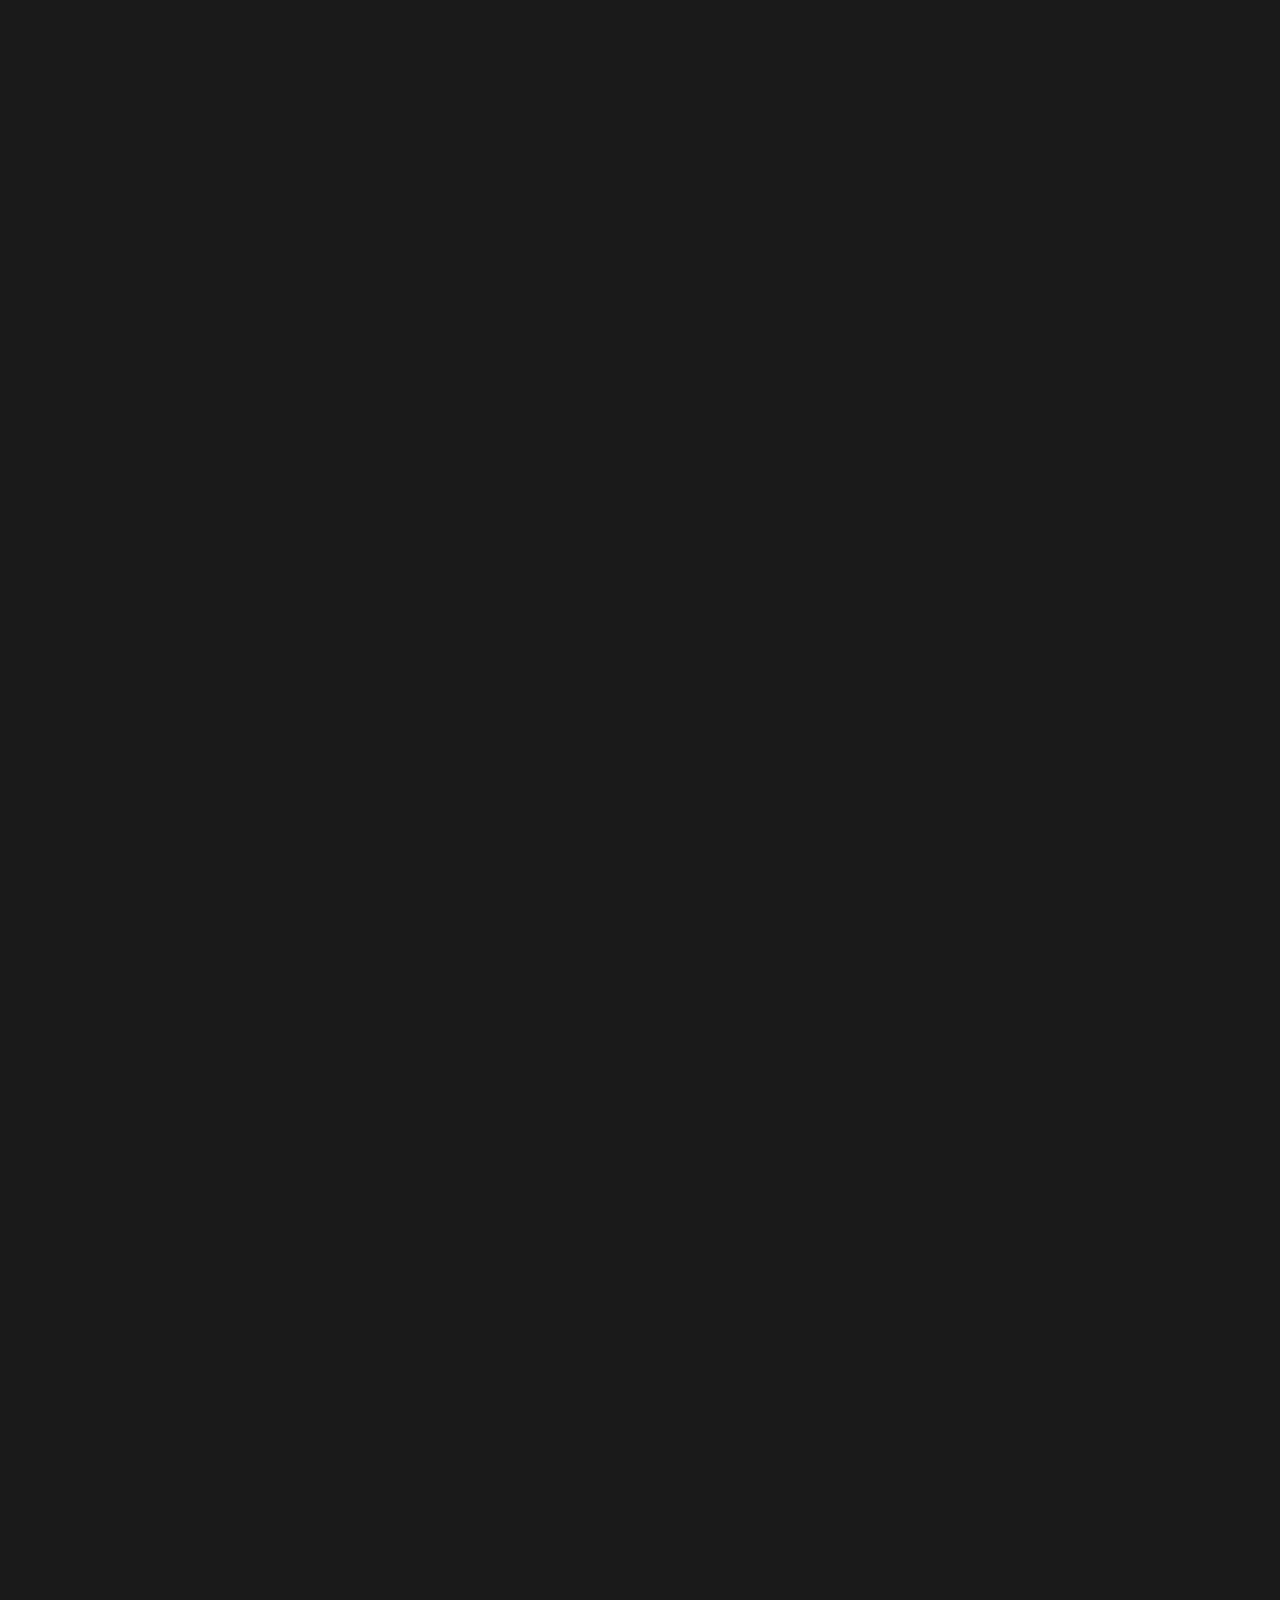
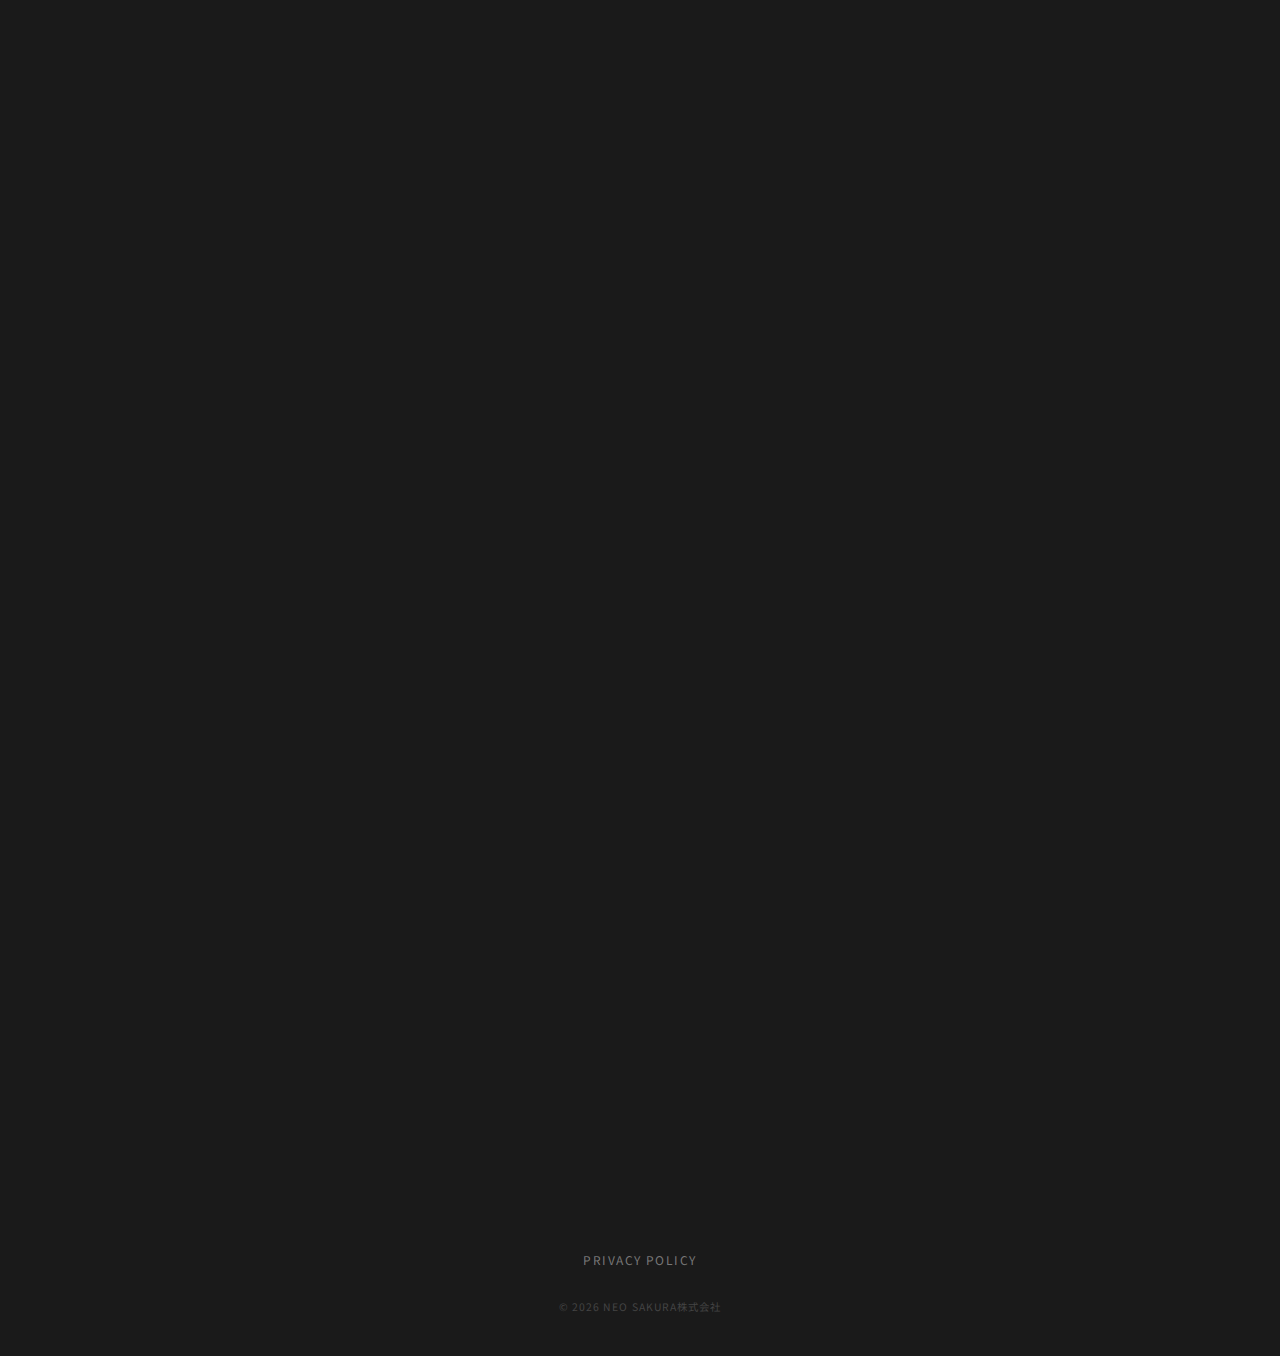
<file: index.html>
<!DOCTYPE html>
<html lang="ja">
<head>
    <meta charset="UTF-8">
    <meta name="viewport" content="width=device-width, initial-scale=1.0">
    <title>NEO SAKURA株式会社</title>
    <link rel="preconnect" href="https://fonts.googleapis.com">
    <link rel="preconnect" href="https://fonts.gstatic.com" crossorigin>
    <link href="https://fonts.googleapis.com/css2?family=Montserrat:wght@700&family=Noto+Sans+JP:wght@400;700&family=Roboto:wght@300&display=swap" rel="stylesheet">
    <link rel="stylesheet" href="style.css">
</head>
<body>

    <main>
        <section class="hero">
            <div class="hero-content">
                <h1 class="company-name">NEO SAKURA</h1>
                <p class="established">Established 2026</p>

                <div class="scroll-down">
                    <span>SCROLL</span>
                </div>
            </div>
        </section>

        <section id="news" class="section fade-in-scroll">
            <div class="container">
                <h2 class="accent-title">NEWS</h2>
                <div class="news-list">
                    <div class="news-item">
                        <span class="date">2026.02.05</span>
                        <span class="text">新規設立につき、公式ウェブサイトを公開いたしました。</span>
                    </div>
                </div>
            </div>
        </section>

        <section id="company" class="section fade-in-scroll">
            <div class="container">
                <h2 class="accent-title">COMPANY</h2>
                <table class="info-table">
                    <tbody>
                        <tr><th>名称</th><td>NEO SAKURA株式会社</td></tr>
                        <tr><th>所在地</th><td>東京都中野区本町2丁目46番1号 中野坂上サンブライトツイン14階</td></tr>
                        <tr><th>代表者</th><td>塚中 健介</td></tr>
                        <tr><th>設立</th><td>2026年1月5日</td></tr>
                        <tr><th>事業内容</th><td>ゲームソフトウェア企画、開発、販売、等</td></tr>
                        <tr><th>資本金</th><td>999万円</td></tr>
                    </tbody>
                </table>
            </div>
        </section>

        <section id="contact" class="section fade-in-scroll">
            <div class="container">
                <h2 class="accent-title">CONTACT</h2>
                <div class="contact-content">
                    <p class="contact-notice">※営業目的のお問い合わせは固くお断りいたします。</p>
                    <div class="mail-wrapper">
                    <div class="mail-wrapper">
                        <div class="mail-box">
                            <p class="mail-address">info<span>[at]</span>neo-sakura.com</p>
                            <p class="mail-note">※ [at] を @ に置き換えて送信してください</p>
                        </div>
                    </div>
                </div>
            </div>
        </section>
    </main>

    <footer>
        <nav class="footer-nav">
            <a href="privacy.html">Privacy Policy</a>
        </nav>

        <p class="copyright">&copy; 2026 NEO SAKURA株式会社</p>
    </footer>

    <script>
        const scrollIcon = document.querySelector('.scroll-down');

        window.addEventListener('scroll', () => {
            // 50px以上スクロールしたらアイコンに 'hidden' クラスをつけて消す
            if (window.scrollY > 50) {
                scrollIcon.classList.add('hidden');
            } else {
                scrollIcon.classList.remove('hidden');
            }
        });

        const observer = new IntersectionObserver((entries) => {
            entries.forEach(entry => {
                if (entry.isIntersecting) {
                    entry.target.classList.add('visible');
                }
            });
        }, { threshold: 0.1 });

        document.querySelectorAll('.fade-in-scroll').forEach(section => {
            observer.observe(section);
        });
    </script>
</body>
</html>
</file>
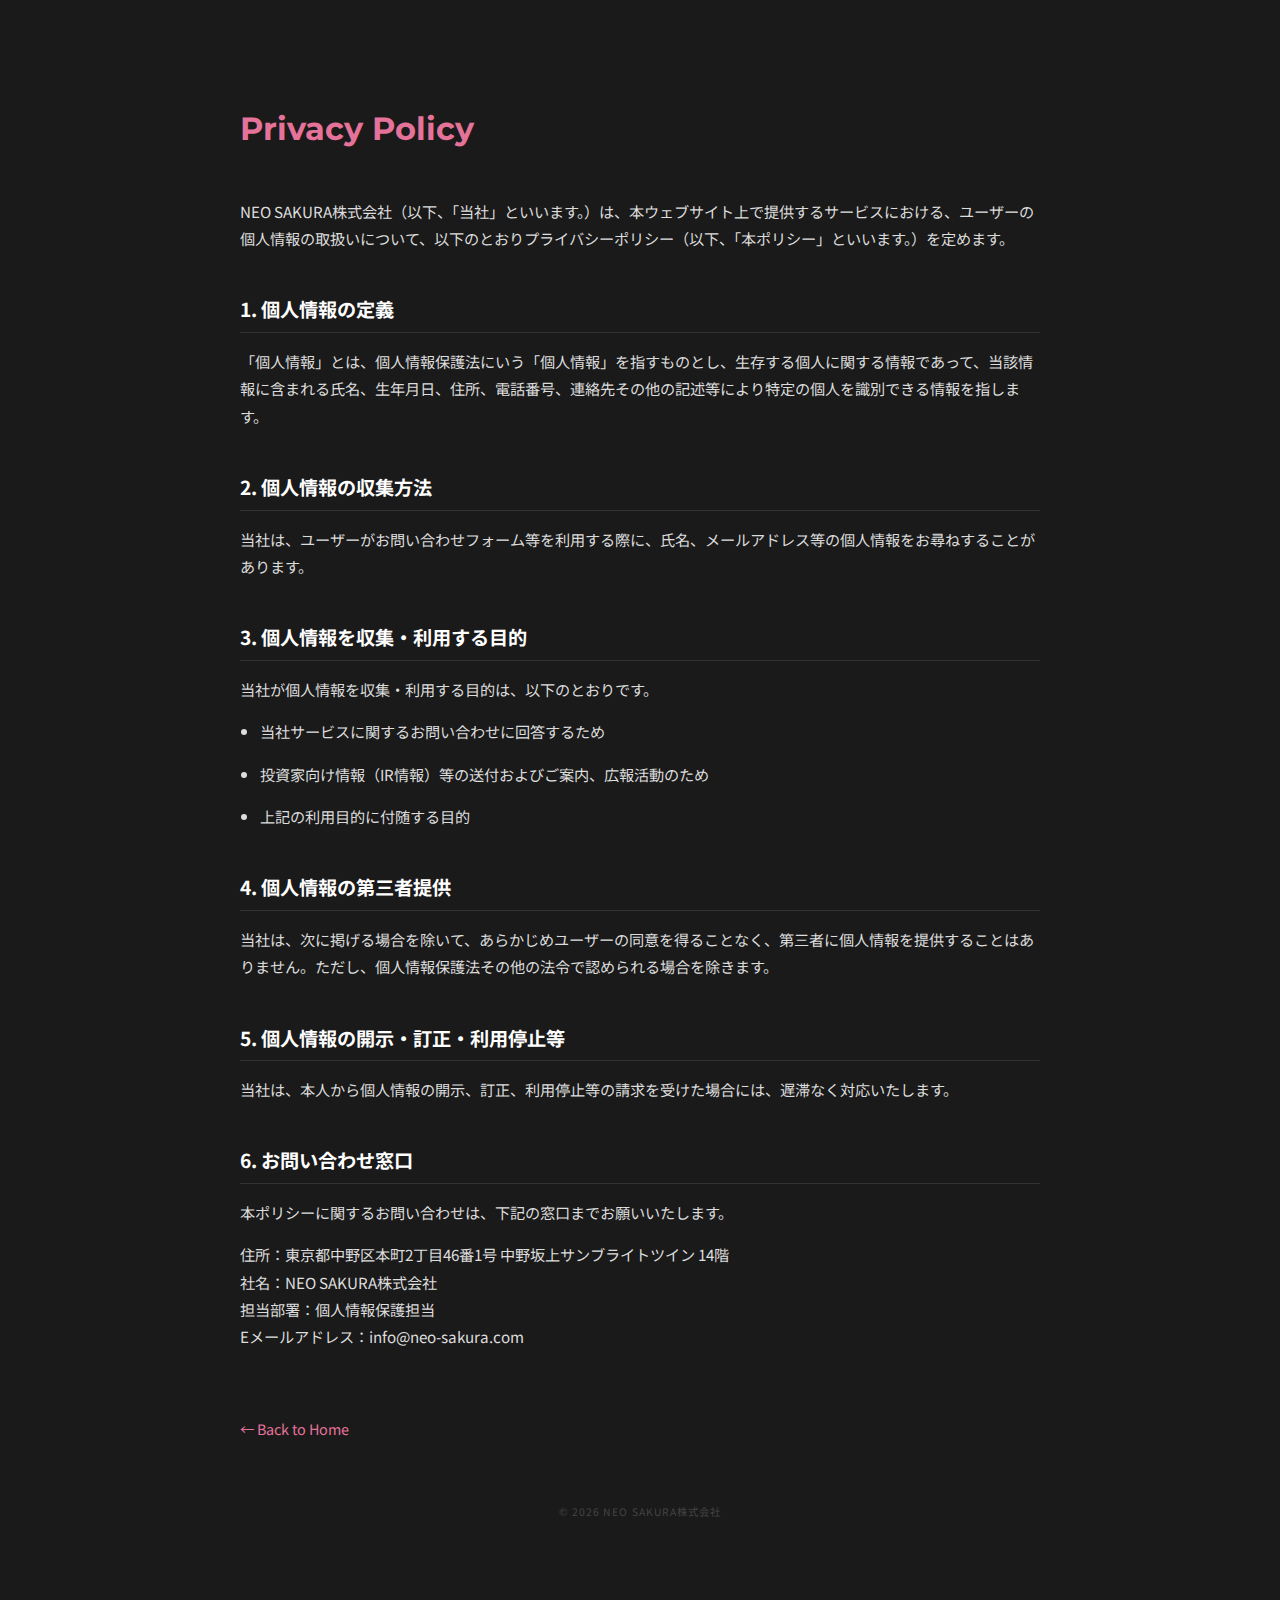
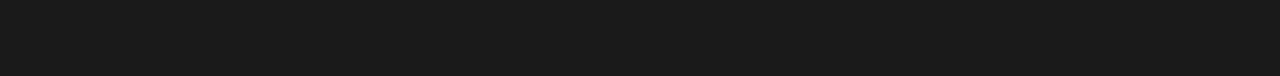
<file: privacy.html>
<!DOCTYPE html>
<html lang="ja">
<head>
    <meta charset="UTF-8">
    <meta name="viewport" content="width=device-width, initial-scale=1.0">
    <title>NEO SAKURA株式会社</title>
    <link rel="preconnect" href="https://fonts.googleapis.com">
    <link rel="preconnect" href="https://fonts.gstatic.com" crossorigin>
    <link href="https://fonts.googleapis.com/css2?family=Montserrat:wght@700&family=Noto+Sans+JP:wght@400;700&display=swap" rel="stylesheet">
    <link rel="stylesheet" href="style.css">
    <style>
        .policy-container { padding: 100px 0; color: #ddd; }
        .policy-content { max-width: 800px; margin: 0 auto; line-height: 1.8; }
        h1 { font-family: 'Montserrat', sans-serif; color: #e57399; margin-bottom: 40px; font-size: 2rem; }
        h2 { font-size: 1.2rem; color: #fff; margin-top: 40px; margin-bottom: 15px; border-bottom: 1px solid #333; padding-bottom: 5px; }
        p, li { font-size: 0.95rem; margin-bottom: 15px; }
        ul { padding-left: 20px; }
        .back-link { display: inline-block; margin-top: 50px; color: #e57399; text-decoration: none; font-size: 0.9rem; transition: 0.3s; }
        .back-link:hover { opacity: 0.7; }
    </style>
</head>
<body class="policy-container">
    <div class="policy-content">
        <h1>Privacy Policy</h1>

        <p>NEO SAKURA株式会社（以下、「当社」といいます。）は、本ウェブサイト上で提供するサービスにおける、ユーザーの個人情報の取扱いについて、以下のとおりプライバシーポリシー（以下、「本ポリシー」といいます。）を定めます。</p>

        <h2>1. 個人情報の定義</h2>
        <p>「個人情報」とは、個人情報保護法にいう「個人情報」を指すものとし、生存する個人に関する情報であって、当該情報に含まれる氏名、生年月日、住所、電話番号、連絡先その他の記述等により特定の個人を識別できる情報を指します。</p>

        <h2>2. 個人情報の収集方法</h2>
        <p>当社は、ユーザーがお問い合わせフォーム等を利用する際に、氏名、メールアドレス等の個人情報をお尋ねすることがあります。</p>

        <h2>3. 個人情報を収集・利用する目的</h2>
        <p>当社が個人情報を収集・利用する目的は、以下のとおりです。</p>
        <ul>
            <li>当社サービスに関するお問い合わせに回答するため</li>
            <li>投資家向け情報（IR情報）等の送付およびご案内、広報活動のため</li>
            <li>上記の利用目的に付随する目的</li>
        </ul>

        <h2>4. 個人情報の第三者提供</h2>
        <p>当社は、次に掲げる場合を除いて、あらかじめユーザーの同意を得ることなく、第三者に個人情報を提供することはありません。ただし、個人情報保護法その他の法令で認められる場合を除きます。</p>

        <h2>5. 個人情報の開示・訂正・利用停止等</h2>
        <p>当社は、本人から個人情報の開示、訂正、利用停止等の請求を受けた場合には、遅滞なく対応いたします。</p>

        <h2>6. お問い合わせ窓口</h2>
        <p>本ポリシーに関するお問い合わせは、下記の窓口までお願いいたします。</p>
        <p>
            住所：東京都中野区本町2丁目46番1号 中野坂上サンブライトツイン 14階<br>
            社名：NEO SAKURA株式会社<br>
            担当部署：個人情報保護担当<br>
            Eメールアドレス：info@neo-sakura.com
        </p>

        <a href="index.html" class="back-link">← Back to Home</a>
        <footer>
            <p class="copyright">&copy; 2026 NEO SAKURA株式会社</p>
        </footer>
    </div>
</body>
</html>
</file>
<file: style.css>
/* Project: Corporate Static Site (2026 Edition)
    Theme: Modern Minimalist / Investor Relations Friendly
    Colors: Background #1a1a1a, Accent #e57399
*/

/* --- Base Reset & Global Styles --- */
* {
    margin: 0;
    padding: 0;
    box-sizing: border-box;
}

body {
    background-color: #1a1a1a;
    color: #ffffff;
    font-family: 'Noto Sans JP', 'Roboto', sans-serif;
    line-height: 1.8;
    overflow-x: hidden;
    -webkit-font-smoothing: antialiased; /* 文字をより滑らかに表示 */
}

.container {
    max-width: 900px;
    margin: 0 auto;
    padding: 0 30px;
}

/* --- HERO Section (First View) --- */
.hero {
    height: 100vh;
    display: flex;
    align-items: center;
    justify-content: center;
    text-align: center;
}

.company-name {
    font-family: 'Montserrat', sans-serif;
    font-size: clamp(2rem, 8vw, 4rem);
    font-weight: 700;
    letter-spacing: 0.18em; /* 緻密なカーニング */
    margin-bottom: 0.3em;
    position: relative;
    display: inline-block;
    
    /* アニメーション：読み込み時にふわりと浮き上がる */
    opacity: 0;
    transform: translateY(30px);
    animation: fadeInUp 1.8s cubic-bezier(0.22, 1, 0.36, 1) forwards;
}

.company-name::after {
    content: '';
    position: absolute;
    bottom: -8px;
    left: 0;
    width: 100%;
    height: 2px;
    background-color: #e57399; /* アクセントカラーのアンダーライン */
}

.established {
    font-family: 'Roboto', sans-serif;
    font-size: 1.1rem;
    font-weight: 300;
    letter-spacing: 0.5em;
    color: #e57399;
    text-transform: uppercase;
    opacity: 0;
    animation: fadeInUp 1.8s cubic-bezier(0.22, 1, 0.36, 1) forwards 0.6s;
}

/* --- Section Common Styles --- */
.section {
    padding: 160px 0;
}

.accent-title {
    font-family: 'Montserrat', sans-serif;
    font-size: 0.85rem;
    letter-spacing: 0.4em;
    color: #e57399;
    margin-bottom: 50px;
    border-left: 2px solid #e57399;
    padding-left: 20px;
}

/* --- NEWS Section --- */
.news-item {
    border-bottom: 1px solid #333;
    padding: 25px 0;
    display: flex;
    flex-wrap: wrap;
    gap: 20px;
}

.date {
    font-family: 'Roboto', sans-serif;
    color: #777;
    min-width: 120px;
}

/* --- COMPANY Section (Table Styles) --- */
.info-table {
    width: 100%;
    border-collapse: collapse;
}

.info-table th {
    width: 30%;
    text-align: left;
    padding: 25px 0;
    border-bottom: 1px solid #333;
    color: #777;
    font-weight: normal;
    font-size: 0.9rem;
    vertical-align: top; /* 事業内容が複数行になっても見出しを上に固定 */
}

.info-table td {
    padding: 25px 0;
    border-bottom: 1px solid #333;
    font-size: 1rem;
}

/* 事業内容の箇条書きスタイル */
.business-list {
    list-style: none;
    padding: 0;
}

.business-list li {
    margin-bottom: 8px;
    position: relative;
    padding-left: 1.2em;
}

.business-list li::before {
    content: '・';
    position: absolute;
    left: 0;
}

/* --- CONTACT Section (Spam Protection Styles) --- */
.contact-notice {
    font-size: 0.8rem;
    color: #e57399;
    margin-bottom: 20px;
    opacity: 0.9;
}

.mail-box {
    display: inline-block;
    text-align: left;
    margin-bottom: 40px;
}

.mail-address {
    font-size: clamp(1.2rem, 5vw, 1.8rem);
    font-family: 'Roboto', sans-serif;
    line-height: 1.2;
    margin-bottom: 4px;
}

.mail-address span {
    color: #e57399;
    font-size: 0.9em;
    margin: 0 4px;
}

.mail-note {
    font-size: 0.7rem;
    color: #777;
    letter-spacing: 0.05em;
    margin: 0;
}

/* --- FOOTER Section --- */
footer {
    padding: 60px 0 40px;
    text-align: center;
}

.footer-nav {
    margin-bottom: 25px;
}

.footer-nav a {
    color: #777;
    text-decoration: none;
    font-size: 0.75rem;
    letter-spacing: 0.12em;
    transition: color 0.3s, border-bottom 0.3s;
    text-transform: uppercase;
    padding-bottom: 2px;
    border-bottom: 1px solid transparent;
}

.footer-nav a:hover {
    color: #e57399;
    border-bottom: 1px solid #e57399;
}

.copyright {
    font-size: 0.65rem;
    color: #444;
    letter-spacing: 0.1em;
}

/* --- Animations (Scroll Trigger) --- */
@keyframes fadeInUp {
    to {
        opacity: 1;
        transform: translateY(0);
    }
}

.fade-in-scroll {
    opacity: 0;
    transform: translateY(40px);
    transition: opacity 1.2s ease-out, transform 1.2s ease-out;
}

.fade-in-scroll.visible {
    opacity: 1;
    transform: translateY(0);
}

/* --- Mobile Adjustments (Responsive) --- */
@media (max-width: 600px) {
    .info-table th {
        width: 100%;
        display: block;
        padding-bottom: 5px;
        border-bottom: none;
    }
    .info-table td {
        width: 100%;
        display: block;
        padding-top: 5px;
    }
    .section {
        padding: 100px 0;
    }
    .company-name {
        letter-spacing: 0.1em; /* モバイルでは少し詰め気味に */
    }
}

/* --- Scroll Down Icon (最新版：スクロールで消える) --- */
.scroll-down {
    position: absolute;
    bottom: 30px;
    left: 50%;
    transform: translateX(-50%);
    display: flex;
    flex-direction: column;
    align-items: center;
    opacity: 0;
    animation: fadeIn 1s ease forwards 1.5s;
    pointer-events: none; /* アイコンがクリックの邪魔をしないように */
    z-index: 10;
}

/* スクロールを検知して消すためのJavaScript用クラス（後述） */
.scroll-down.hidden {
    opacity: 0 !important;
    transition: opacity 0.5s ease;
}

.scroll-down span {
    font-family: 'Montserrat', sans-serif;
    font-size: 0.65rem;
    letter-spacing: 0.3em;
    color: #e57399;
    text-transform: uppercase;
    margin-bottom: 10px;
}

/* 縦線の動き */
.scroll-down::after {
    content: '';
    width: 1px;
    height: 60px;
    background: linear-gradient(to bottom, #e57399 0%, transparent 100%);
    animation: scrollLine 2s infinite;
}

/* スクロール線のアニメーション */
@keyframes scrollLine {
    0% {
        transform: scaleY(0);
        transform-origin: top;
    }
    50% {
        transform: scaleY(1);
        transform-origin: top;
    }
    50.1% {
        transform: scaleY(1);
        transform-origin: bottom;
    }
    100% {
        transform: scaleY(0);
        transform-origin: bottom;
    }
}

/* 全体フェードイン（HERO用） */
@keyframes fadeIn {
    to { opacity: 1; }
}
</file>
